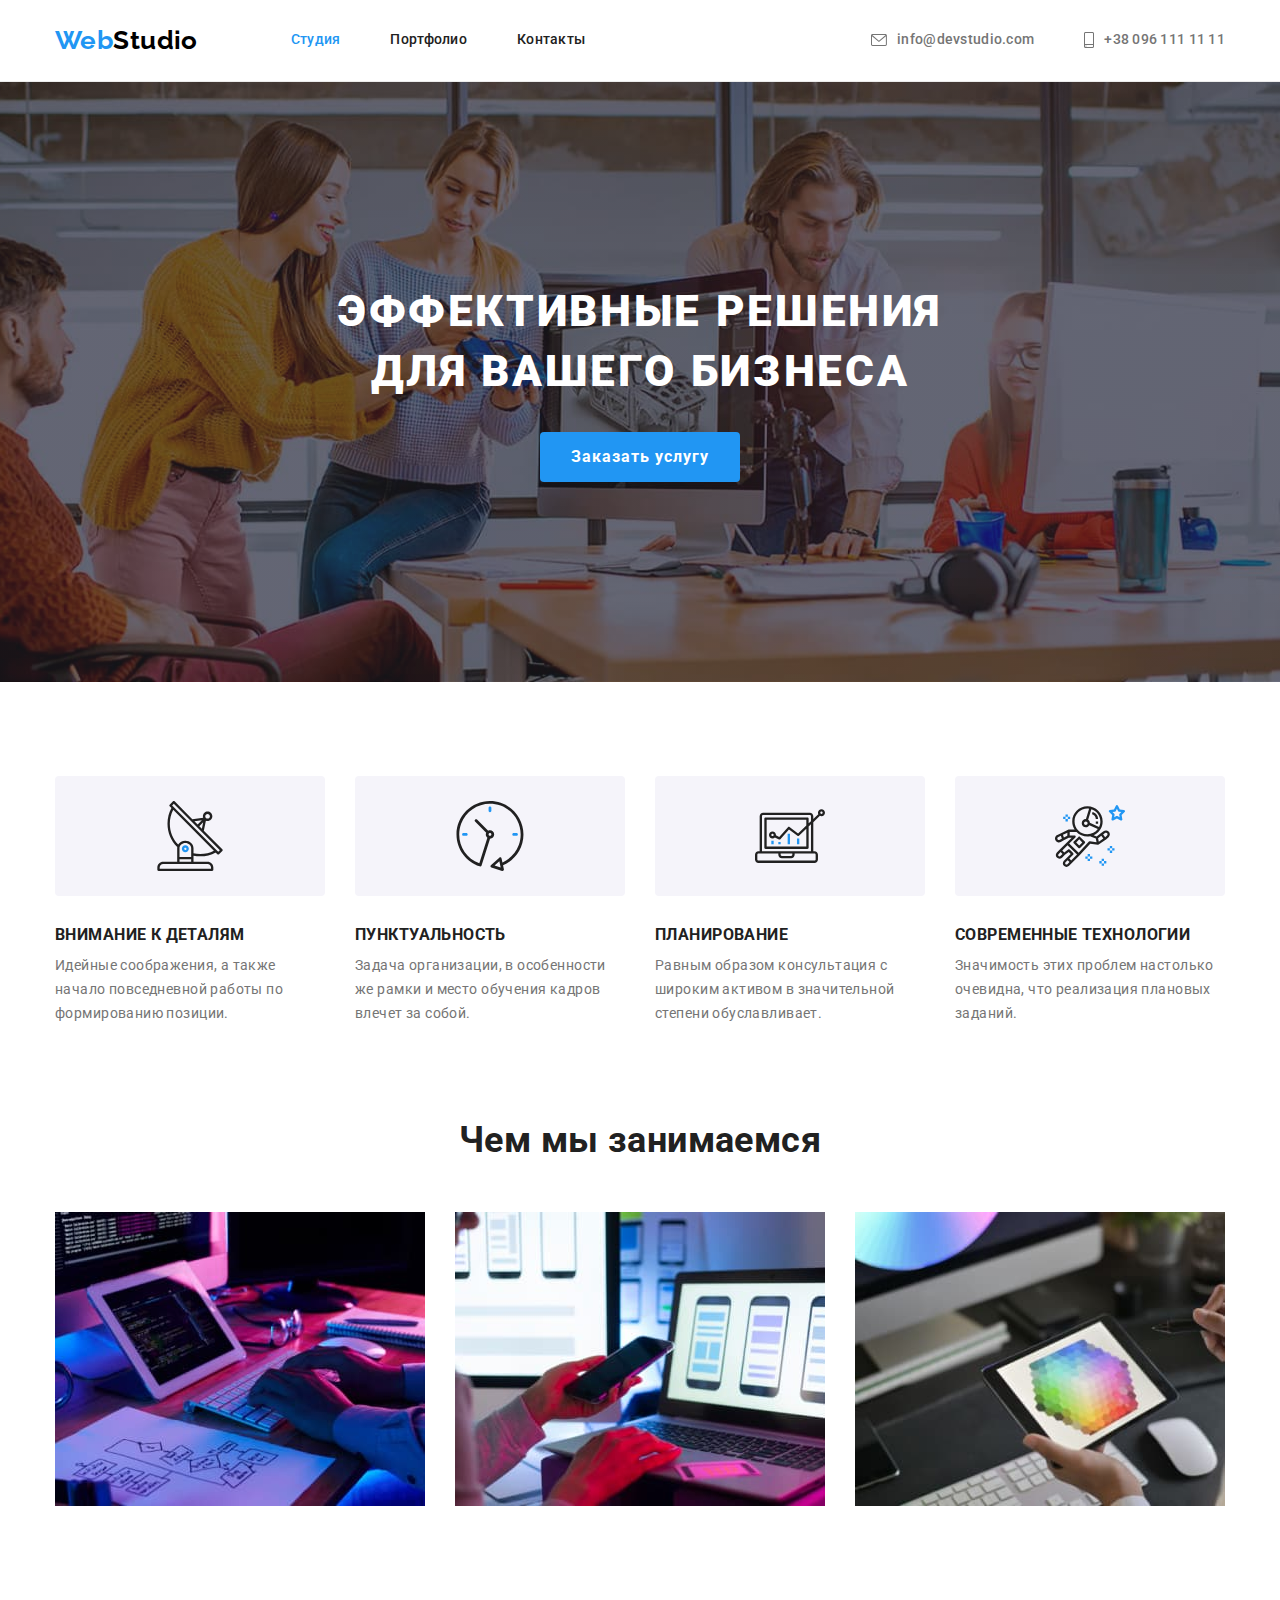
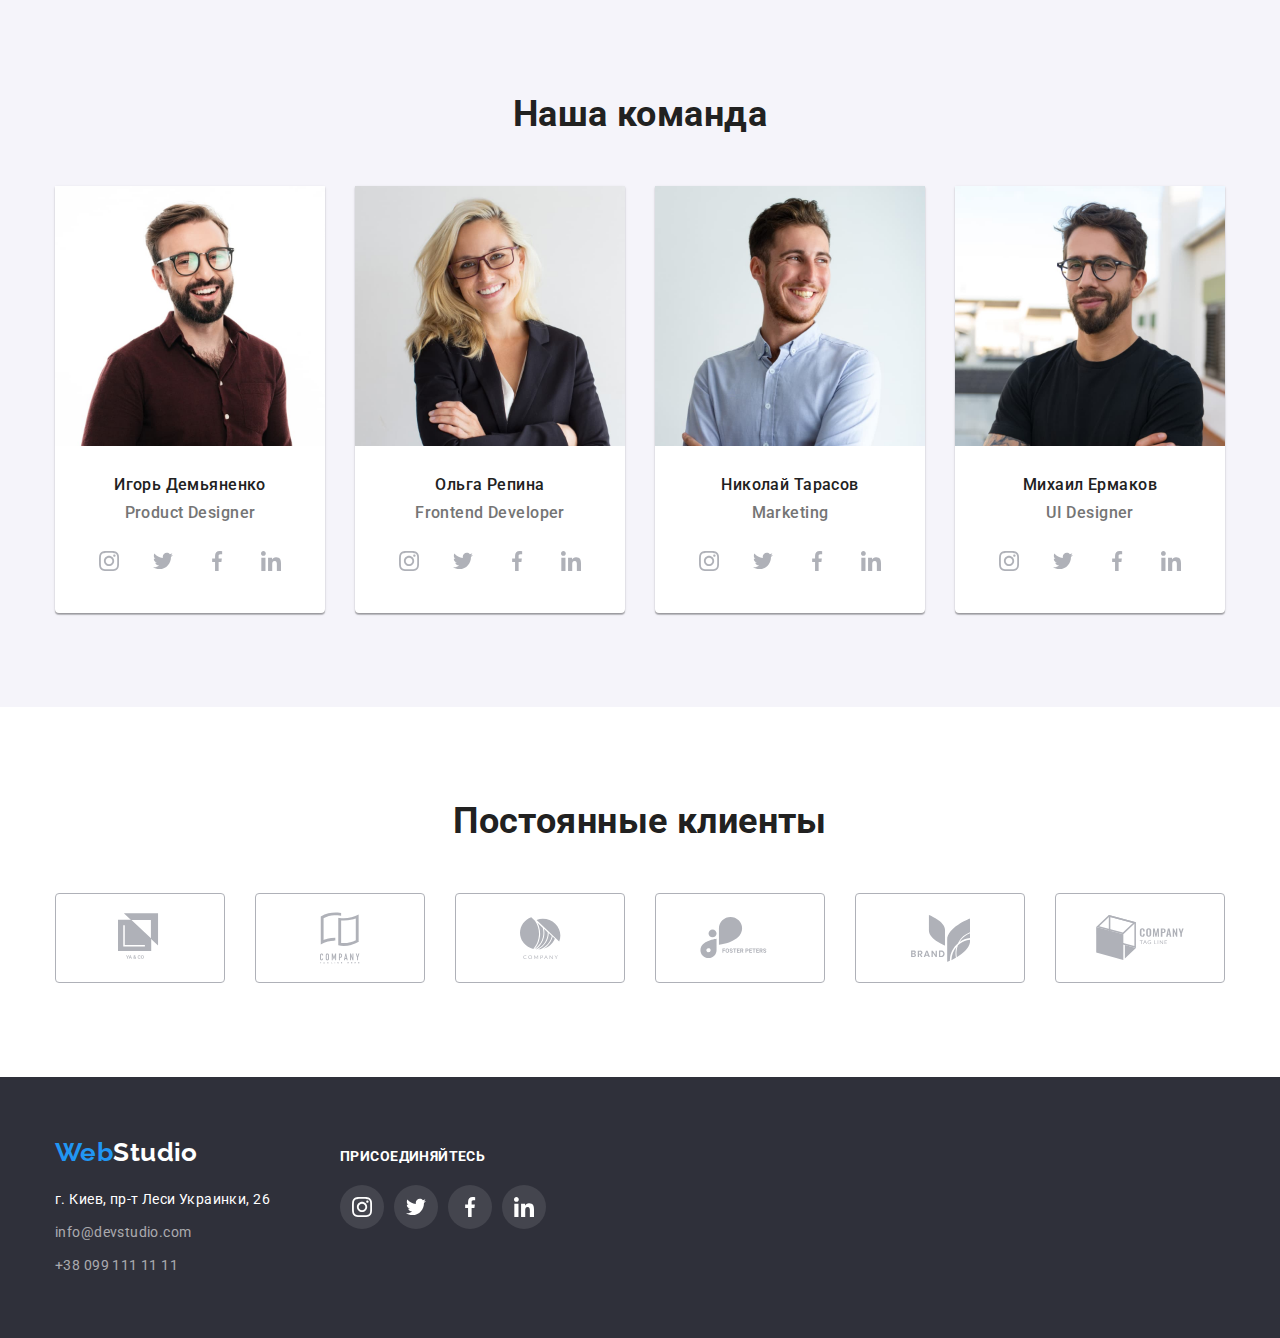
<file: index.html>
<!DOCTYPE html>
<html lang="ru">
<head>
    <meta charset="UTF-8">
    <meta http-equiv="X-UA-Compatible" content="IE=edge">
    <meta name="viewport" content="width=device-width, initial-scale=1.0">
    <title>WebStudio</title>
    <link rel="preconnect" href="https://fonts.gstatic.com">
    <link href="https://fonts.googleapis.com/css2?family=Raleway:wght@700&family=Roboto:wght@400;500;700;900&display=swap"
        rel="stylesheet">
    <link rel="stylesheet" href="https://cdnjs.cloudflare.com/ajax/libs/modern-normalize/0.2.0/modern-normalize.min.css">
    <link rel="stylesheet" href="./css/styles.css">
</head>
<body>
    <header class="header section">
        <div class="container header-container">
            <nav class="header-nav">
                <a href="./index.html" class="logo-webstudio logo-studio"> 
                    <span class="logo-web">Web</span>Studio
                </a>
                <ul class="nav-links">
                    <li>
                        <a href="./index.html" class="current">Студия</a>
                    </li>
                    <li>
                        <a href="./portfolio.html">Портфолио</a>
                    </li>
                    <li>
                        <a href="">Контакты</a>
                    </li>
                </ul>
            </nav>
            <ul class="contacts">
                <li>
                    <a href="mailto:info@devstudio.com" class="contact-link">
                        <svg class="contact-icon" width="16" height="12">
                            <use href="./images/icons.svg#icon-envelope"></use>
                        </svg>
                        info@devstudio.com</a>
                </li>
                <li>
                    <a href="tel:++380961111111" class="contact-link">
                        <svg class="contact-icon" width="10" height="16">
                            <use href="./images/icons.svg#icon-smartphone"></use>
                        </svg>
                        +38 096 111 11 11</a>
                </li>
            </ul>
        </div>
    </header>
    <main>
        <!--Герой-->
        <section class="hero section">
            <div class="hero-background">
                <div class="container hero-container">
                    <div class="hero-content">
                        <h1 class="hero-title">Эффективные решения для вашего бизнеса</h1>
                        <button type="button" class="button hero-button">Заказать услугу</button>
                    </div>
                </div>
            </div>
        </section>
        <!--Наши особенности-->
        <section class="section">
            <div class="peculiarities container">
                <h2 class="visually-hidden">Наши особенности</h2>
                <ul class="peculiar-list">
                    <li>
                        <div class="peculiar-item">
                            <svg class="" width="70" height="70">
                                <use href="./images/icons.svg#icon-antenna" ></use>
                            </svg>
                        </div>
                        <h3>Внимание к деталям</h3>
                        <p>Идейные соображения, а также начало повседневной работы по формированию позиции.</p>
                    </li>
                    <li>
                        <div class="peculiar-item">
                            <svg class="" width="70" height="70">
                                <use href="./images/icons.svg#icon-clock-1"></use>
                            </svg>
                        </div>
                        <h3>Пунктуальность</h3>
                        <p>Задача организации, в особенности же рамки и место обучения кадров влечет за собой.</p>
                    </li>
                    <li>
                        <div class="peculiar-item">
                            <svg class="" width="70" height="70">
                                <use href="./images/icons.svg#icon-diagram"></use>
                            </svg>
                        </div>
                        <h3>Планирование</h3>
                        <p>Равным образом консультация с широким активом в значительной степени обуславливает.</p>
                    </li>
                    <li>
                        <div class="peculiar-item">
                            <svg class="" width="70" height="70">
                                <use href="./images/icons.svg#icon-astronaut"></use>
                            </svg>
                        </div>
                        <h3>Современные технологии</h3>
                        <p>Значимость этих проблем настолько очевидна, что реализация плановых заданий.</p>
                    </li>
                </ul>
            </div>
        </section>
        <!--Чем занимаемся-->
        <section class="activities section">
            <div class="container">
                <h2 class="activities-title">Чем мы занимаемся</h2>
                <ul class="activities-list">
                    <li>
                        <img src="./images/box_1.jpg" alt="планшет с клавиатурой" width="370">
                    </li>
                    <li>
                        <img src="./images/box_2.jpg" alt="лэптоп и мобильный телефон" width="370">
                    </li>
                    <li>
                        <img src="./images/box_3.jpg" alt="графический планшет" width="370">
                    </li>
                </ul>
            </div>
        </section>
        <!--Наша команда-->
        <section class="team section">
            <div class="container team-container">
                <h2 class="team-title">Наша команда</h2>
                <ul class="team-cards">
                    <li>
                        <img src="./images/img_team_1.jpg" alt="бородатый мужчина в очках" width="270">
                        <div class="team-card-title">
                            <h3>Игорь Демьяненко</h3>
                            <p>Product Designer</p>
                        </div>
                        <ul class="social-links">
                            <li class="soc-link-item">
                                <a href="" class="soc-link" target="_blank" rel="noopener noreferrer">
                                    <svg class="soc-link-icon">
                                        <use href="./images/icons.svg#icon-instagram"></use>
                                    </svg>
                                </a>
                            </li>
                                <li class="soc-link-item">
                                    <a href="" class="soc-link" target="_blank" rel="noopener noreferrer">
                                        <svg class="soc-link-icon">
                                            <use href="./images/icons.svg#icon-twitter"></use>
                                        </svg>
                                    </a>
                                </li>
                                <li class="soc-link-item">
                                    <a href="" class="soc-link" target="_blank" rel="noopener noreferrer">
                                        <svg class="soc-link-icon">
                                            <use href="./images/icons.svg#icon-facebook"></use>
                                        </svg>
                                    </a>
                                </li>
                                <li class="soc-link-item">
                                    <a href="" class="soc-link" target="_blank" rel="noopener noreferrer">
                                        <svg class="soc-link-icon">
                                            <use href="./images/icons.svg#icon-linkedin"></use>
                                        </svg>
                                    </a>
                                </li>
                        </ul>
                    </li>
                    <li>
                        <img src="./images/img_team_2.jpg" alt="блондинка в очках" width="270">
                        <div class="team-card-title">
                            <h3>Ольга Репина</h3>
                            <p>Frontend Developer</p>
                        </div>
                        <ul class="social-links">
                            <li class="soc-link-item">
                                <a href="" class="soc-link" target="_blank" rel="noopener noreferrer">
                                    <svg class="soc-link-icon">
                                        <use href="./images/icons.svg#icon-instagram"></use>
                                    </svg>
                                </a>
                            </li>
                            <li class="soc-link-item">
                                <a href="" class="soc-link" target="_blank" rel="noopener noreferrer">
                                    <svg class="soc-link-icon">
                                        <use href="./images/icons.svg#icon-twitter"></use>
                                    </svg>
                                </a>
                            </li>
                            <li class="soc-link-item">
                                <a href="" class="soc-link" target="_blank" rel="noopener noreferrer">
                                    <svg class="soc-link-icon">
                                        <use href="./images/icons.svg#icon-facebook"></use>
                                    </svg>
                                </a>
                            </li>
                            <li class="soc-link-item">
                                <a href="" class="soc-link" target="_blank" rel="noopener noreferrer">
                                    <svg class="soc-link-icon">
                                        <use href="./images/icons.svg#icon-linkedin"></use>
                                    </svg>
                                </a>
                            </li>
                        </ul>
                    </li>
                    <li>
                        <img src="./images/img_team_3.jpg" alt="молодой мужчина в рубашке" width="270">
                        <div class="team-card-title">
                            <h3>Николай Тарасов</h3>
                            <p>Marketing</p>
                        </div>
                        <ul class="social-links">
                            <li class="soc-link-item">
                                <a href="" class="soc-link" target="_blank" rel="noopener noreferrer">
                                    <svg class="soc-link-icon">
                                        <use href="./images/icons.svg#icon-instagram"></use>
                                    </svg>
                                </a>
                            </li>
                            <li class="soc-link-item">
                                <a href="" class="soc-link" target="_blank" rel="noopener noreferrer">
                                    <svg class="soc-link-icon">
                                        <use href="./images/icons.svg#icon-twitter"></use>
                                    </svg>
                                </a>
                            </li>
                            <li class="soc-link-item">
                                <a href="" class="soc-link" target="_blank" rel="noopener noreferrer">
                                    <svg class="soc-link-icon">
                                        <use href="./images/icons.svg#icon-facebook"></use>
                                    </svg>
                                </a>
                            </li>
                            <li class="soc-link-item">
                                <a href="" class="soc-link" target="_blank" rel="noopener noreferrer">
                                    <svg class="soc-link-icon">
                                        <use href="./images/icons.svg#icon-linkedin"></use>
                                    </svg>
                                </a>
                            </li>
                        </ul>
                    </li>
                    <li>
                        <img src="./images/img_team_4.jpg" alt="мужчина в очках с бородой" width="270">
                        <div class="team-card-title">
                            <h3>Михаил Ермаков</h3>
                            <p>UI Designer</p>
                        </div>
                        <ul class="social-links">
                            <li class="soc-link-item">
                                <a href="" class="soc-link" target="_blank" rel="noopener noreferrer">
                                    <svg class="soc-link-icon">
                                        <use href="./images/icons.svg#icon-instagram"></use>
                                    </svg>
                                </a>
                            </li>
                            <li class="soc-link-item">
                                <a href="" class="soc-link" target="_blank" rel="noopener noreferrer">
                                    <svg class="soc-link-icon">
                                        <use href="./images/icons.svg#icon-twitter"></use>
                                    </svg>
                                </a>
                            </li>
                            <li class="soc-link-item">
                                <a href="" class="soc-link" target="_blank" rel="noopener noreferrer">
                                    <svg class="soc-link-icon">
                                        <use href="./images/icons.svg#icon-facebook"></use>
                                    </svg>
                                </a>
                            </li>
                            <li class="soc-link-item">
                                <a href="" class="soc-link" target="_blank" rel="noopener noreferrer">
                                    <svg class="soc-link-icon">
                                        <use href="./images/icons.svg#icon-linkedin"></use>
                                    </svg>
                                </a>
                            </li>
                        </ul>
                    </li>
                </ul>
            </div>
        </section>
        <!--ПОСТОЯННЫЕ КЛИЕНТЫ-->
        <section class="section">
            <div class="container clients-container">
                <h2 class="clients-title">Постоянные клиенты</h2>
                <div class="clients-cards">
                    <ul class="clients-list">
                        <li>
                            <a href="" class="client-card" target="_blank" rel="noopener noreferrer">
                                <svg class="client-icon" width="44.27" height="49.23">
                                    <use href="./images/icons.svg#icon-logo-1"></use>
                                </svg>
                            </a>
                        </li>
                        <li class="">
                            <a href="" class="client-card" target="_blank" rel="noopener noreferrer">
                                <svg class="client-icon" width="40" height="52">
                                    <use href="./images/icons.svg#icon-logo-2"></use>
                                </svg>    
                            </a>
                        </li>
                        <li>
                            <a href="" class="client-card" target="_blank" rel="noopener noreferrer">
                                <svg class="client-icon" width="41" height="42.6">
                                    <use href="./images/icons.svg#icon-logo-3"></use>
                                </svg>
                            </a>
                        </li>
                        <li>
                            <a href="" class="client-card" target="_blank" rel="noopener noreferrer">
                                <svg class="client-icon" width="79.66" height="42.02">
                                    <use href="./images/icons.svg#icon-logo-4"></use>
                                </svg>
                            </a>
                        </li>
                        <li>
                            <a href="" class="client-card" target="_blank" rel="noopener noreferrer">
                                <svg class="client-icon" width="59" height="47">
                                    <use href="./images/icons.svg#icon-logo-5"></use>
                                </svg>
                            </a>
                        </li>
                        <li>
                            <a href="" class="client-card" target="_blank" rel="noopener noreferrer">
                                <svg class="client-icon" width="88.48" height="45.44">
                                    <use href="./images/icons.svg#icon-logo-6"></use>
                                </svg>
                            </a>
                        </li>

                    </ul>
                </div>
            </div>
        </section>
    </main>
    <footer class="footer section">
        <div class="container footer-container">
            <div class="f-adress-block">
                <a href="./index.html" class="logo-webstudio logo-web footer-logo">
                    Web<span class="logo-studio footer-studio">Studio</span>
                </a>
                <address class="f-adress">
                    <ul class="footer-contacts">
                        <li class="footer-adress">
                            <a href="https://goo.gl/maps/KNrAEFHiZYmfHYcRA" target="_blank" rel="noopener noreferer">г. Киев, пр-т Леси Украинки, 26</a>
                        </li>
                        <li class="footer-contact">
                            <a href="mailto:info@devstudio.com">info@devstudio.com</a>
                        </li>
                        <li class="footer-contact">
                            <a href="tel:+380991111111">+38 099 111 11 11</a>
                        </li>
                    </ul>
                </address>
            </div>
            <div class="footer-links">
                <h3 class="footer-join">присоединяйтесь</h3>
                <ul class="social-links">
                    <li class="soc-link-item">
                        <a href="" class="soc-link soc-link-footer" target="_blank" rel="noopener noreferrer">
                            <svg class="soc-link-icon slink-icon-footer">
                                <use href="./images/icons.svg#icon-instagram"></use>
                            </svg>
                        </a>
                    </li>
                    <li class="soc-link-item">
                        <a href="" class="soc-link soc-link-footer" target="_blank" rel="noopener noreferrer">
                            <svg class="soc-link-icon slink-icon-footer">
                                <use href="./images/icons.svg#icon-twitter"></use>
                            </svg>
                        </a>
                    </li>
                    <li class="soc-link-item">
                        <a href="" class="soc-link soc-link-footer" target="_blank" rel="noopener noreferrer">
                            <svg class="soc-link-icon slink-icon-footer">
                                <use href="./images/icons.svg#icon-facebook"></use>
                            </svg>
                        </a>
                    </li>
                    <li class="soc-link-item">
                        <a href="" class="soc-link soc-link-footer" target="_blank" rel="noopener noreferrer">
                            <svg class="soc-link-icon slink-icon-footer">
                                <use href="./images/icons.svg#icon-linkedin"></use>
                            </svg>
                        </a>
                    </li>
                </ul>
            </div>
        </div>
    </footer>
</body>
</html>
</file>
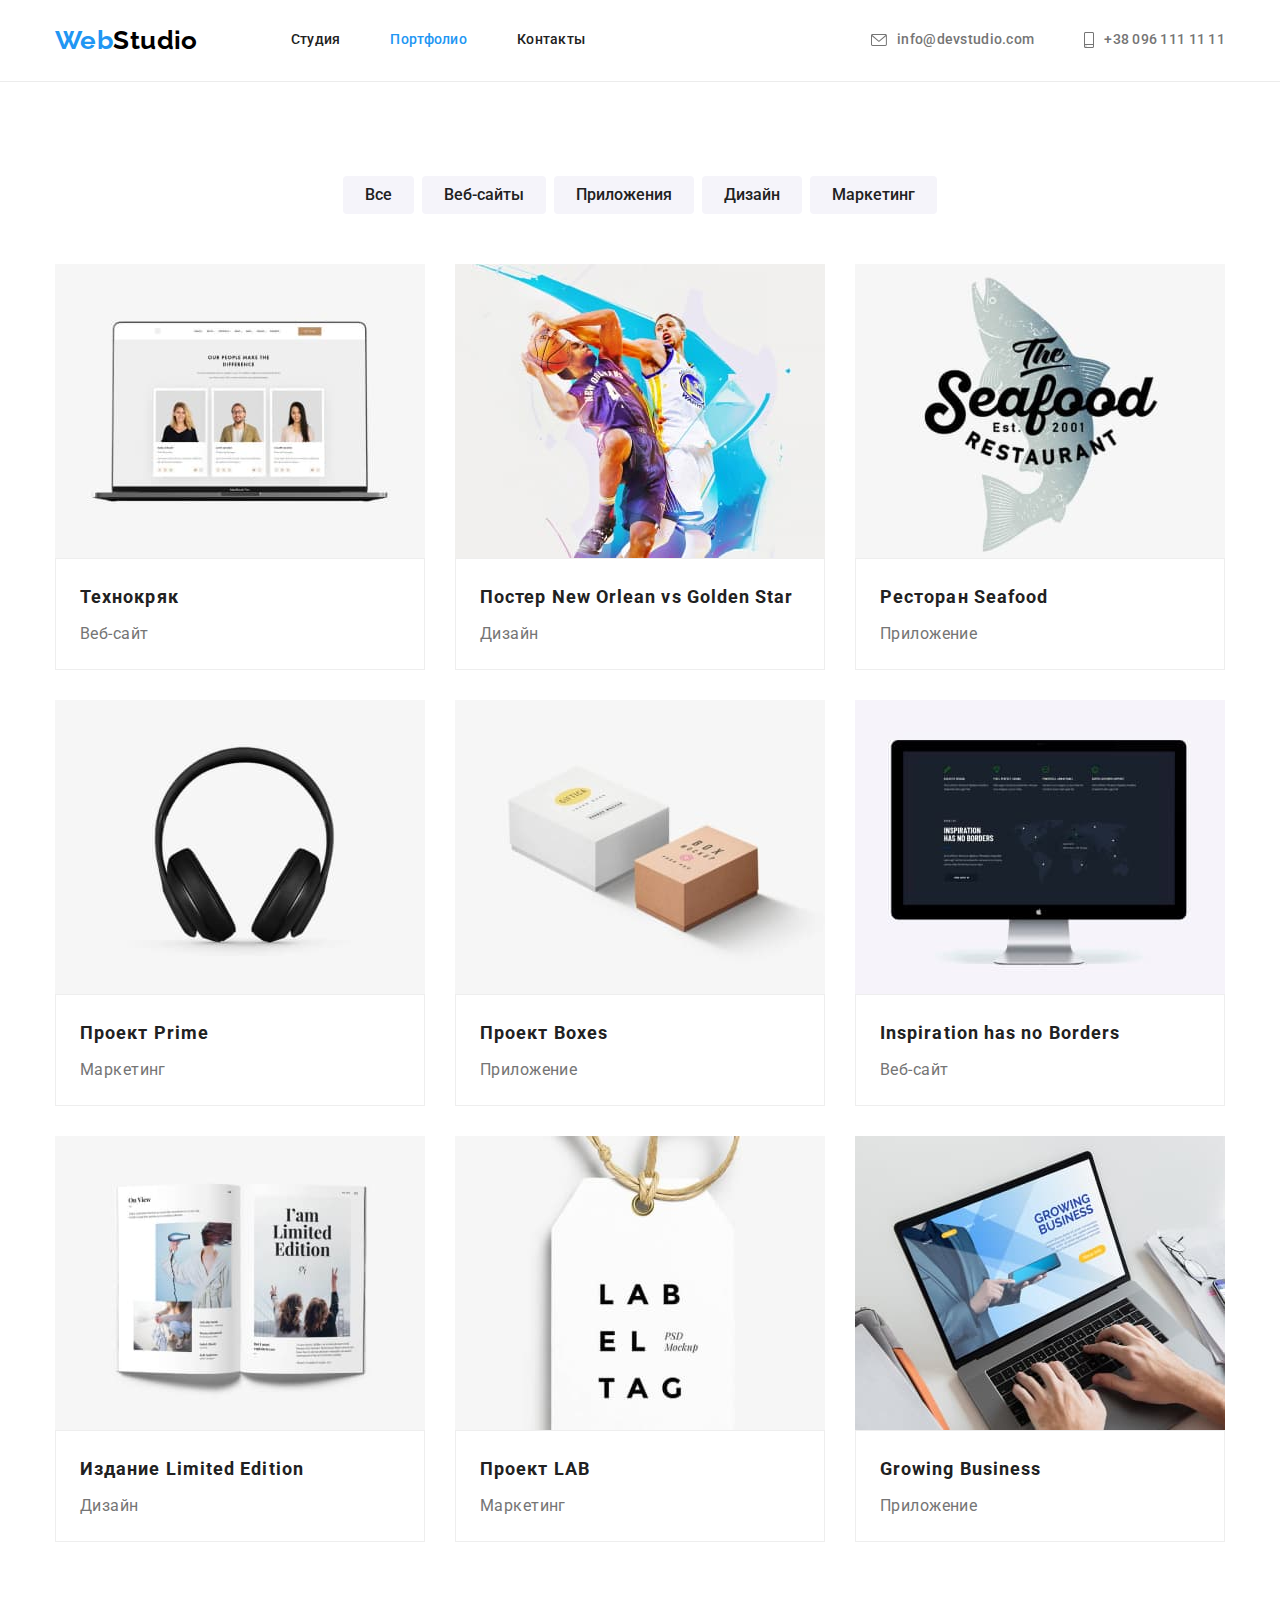
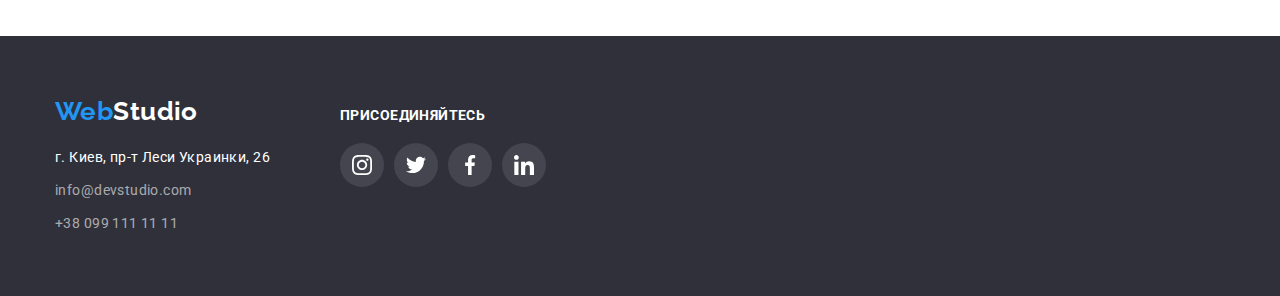
<file: portfolio.html>
<!DOCTYPE html>
<html lang="en">
<head>
    <meta charset="UTF-8">
    <meta http-equiv="X-UA-Compatible" content="IE=edge">
    <meta name="viewport" content="width=device-width, initial-scale=1.0">
    <title>Document</title>
    <link rel="preconnect" href="https://fonts.gstatic.com">
    <link href="https://fonts.googleapis.com/css2?family=Raleway:wght@700&family=Roboto:wght@400;500;700;900&display=swap"
        rel="stylesheet">
    <link rel="stylesheet" href="https://cdnjs.cloudflare.com/ajax/libs/modern-normalize/0.2.0/modern-normalize.min.css">
    <link rel="stylesheet" href="./css/styles.css">
</head>
<body>
    <header class="header section">
        <div class="container header-container">
            <nav class="header-nav">
                <a href="./index.html" class="logo-webstudio logo-studio">
                    <span class="logo-web">Web</span>Studio
                </a>
                <ul class="nav-links">
                    <li>
                        <a href="./index.html">Студия</a>
                    </li>
                    <li>
                        <a href="./portfolio.html" class="current">Портфолио</a>
                    </li>
                    <li>
                        <a href="">Контакты</a>
                    </li>
                </ul>
            </nav>
            <ul class="contacts">
                <li>
                    <a href="mailto:info@devstudio.com" class="contact-link">
                        <svg class="contact-icon" width="16" height="12">
                            <use href="./images/icons.svg#icon-envelope"></use>
                        </svg>
                        info@devstudio.com</a>
                </li>
                <li>
                    <a href="tel:++380961111111" class="contact-link">
                        <svg class="contact-icon" width="10" height="16">
                            <use href="./images/icons.svg#icon-smartphone"></use>
                        </svg>
                        +38 096 111 11 11</a>
                </li>
            </ul>
        </div>
    </header>
    <main>
        <section class="section portfolio">
            <div class="container pf-container">
                <h1 class="visually-hidden">Портфолио</h1>

                <!--Фильтры-->
                <h2 class="visually-hidden">Кнопки-фильтры</h2>
                <ul class="filt-btn">
                    <li>
                        <button class="button filter" type="button">Все</button>
                    </li>
                    <li>
                        <button class="button filter" type="button">Веб-сайты</button>
                    </li>
                    <li>
                        <button class="button filter" type="button">Приложения</button>
                    </li>
                    <li>
                        <button class="button filter" type="button">Дизайн</button>
                    </li>
                    <li>
                        <button class="button filter" type="button">Маркетинг</button>
                    </li>
                </ul>
                
                <!--карточки портфолио-->
                <h2 class="visually-hidden">Карточки портфолио</h2>
                <ul class="pf-cards">
                    <li class="pf-item">
                        <a href="" class="pf-link">
                            <img src="./images/pf-1.jpg" alt="открытый ноутбук" width="370">
                            <div class="pf-card-text">  
                                <h3>Технокряк</h3>
                                <p>Веб-сайт</p>
                            </div>
                        </a>
                    </li>
                    <li class="pf-item">
                        <a href="">
                            <img src="./images/pf-2.jpg" alt="баскетболисты" width="370">
                            <div class="pf-card-text">
                                <h3>Постер New Orlean vs Golden Star</h3>
                                <p>Дизайн</p>
                            </div>
                        </a>
                    </li>
                    <li class="pf-item">
                        <a href="">
                            <img src="./images/pf-3.jpg" alt="эмблема рыбного ресторана" width="370">
                            <div class="pf-card-text">
                                <h3>Ресторан Seafood</h3>
                                <p>Приложение</p>
                            </div>
                        </a>
                    </li>
                    <li class="pf-item">
                        <a href="">
                            <img src="./images/pf-4.jpg" alt="наушники" width="370">
                            <div class="pf-card-text">
                                <h3>Проект Prime</h3>
                                <p>Маркетинг</p>
                            </div>
                        </a>
                    </li>
                    <li class="pf-item">
                        <a href="">
                            <img src="./images/pf-5.jpg" alt="две коробки" width="370">
                            <div class="pf-card-text">
                                <h3>Проект Boxes</h3>
                                <p>Приложение</p>
                            </div>
                        </a>
                    </li>
                    <li class="pf-item">
                        <a href="">
                            <img src="./images/pf-6.jpg" alt="монитор" width="370">
                            <div class="pf-card-text">
                                <h3>Inspiration has no Borders</h3>
                                <p>Веб-сайт</p>
                            </div>
                        </a>
                    </li>
                    <li class="pf-item">
                        <a href="">
                            <img src="./images/pf-7.jpg" alt="открытая книга" width="370">
                            <div class="pf-card-text">
                                <h3>Издание Limited Edition</h3>
                                <p>Дизайн</p>
                            </div>
                        </a>
                    </li>
                    <li class="pf-item">
                        <a href="">
                            <img src="./images/pf-8.jpg" alt="этикетка на шнурке" width="370">
                            <div class="pf-card-text">
                                <h3>Проект LAB</h3>
                                <p>Маркетинг</p>
                            </div>
                        </a>
                    </li>
                    <li class="pf-item">
                        <a href="">
                            <img src="./images/pf-9.jpg" alt="руки на клавиатуре ноутбука" width="370">
                            <div class="pf-card-text">
                                <h3>Growing Business</h3>
                                <p>Приложение</p>
                            </div>
                        </a>
                    </li>
                </ul>
            </div>
        </section>

    </main>
    <footer class="footer section">
        <div class="container footer-container">
            <div class="f-adress-block">
                <a href="./index.html" class="logo-webstudio logo-web footer-logo">
                    Web<span class="logo-studio footer-studio">Studio</span>
                </a>
                <address class="f-adress">
                    <ul class="footer-contacts">
                        <li class="footer-adress">
                            <a href="https://goo.gl/maps/KNrAEFHiZYmfHYcRA" target="_blank" rel="noopener noreferer">г.
                                Киев, пр-т Леси Украинки, 26</a>
                        </li>
                        <li class="footer-contact">
                            <a href="mailto:info@devstudio.com">info@devstudio.com</a>
                        </li>
                        <li class="footer-contact">
                            <a href="tel:+380991111111">+38 099 111 11 11</a>
                        </li>
                    </ul>
                </address>
            </div>
            <div class="footer-links">
                <h3 class="footer-join">присоединяйтесь</h3>
                <ul class="social-links">
                    <li class="soc-link-item">
                        <a href="" class="soc-link soc-link-footer" target="_blank" rel="noopener noreferrer">
                            <svg class="soc-link-icon slink-icon-footer">
                                <use href="./images/icons.svg#icon-instagram"></use>
                            </svg>
                        </a>
                    </li>
                    <li class="soc-link-item">
                        <a href="" class="soc-link soc-link-footer" target="_blank" rel="noopener noreferrer">
                            <svg class="soc-link-icon slink-icon-footer">
                                <use href="./images/icons.svg#icon-twitter"></use>
                            </svg>
                        </a>
                    </li>
                    <li class="soc-link-item">
                        <a href="" class="soc-link soc-link-footer" target="_blank" rel="noopener noreferrer">
                            <svg class="soc-link-icon slink-icon-footer">
                                <use href="./images/icons.svg#icon-facebook"></use>
                            </svg>
                        </a>
                    </li>
                    <li class="soc-link-item">
                        <a href="" class="soc-link soc-link-footer" target="_blank" rel="noopener noreferrer">
                            <svg class="soc-link-icon slink-icon-footer">
                                <use href="./images/icons.svg#icon-linkedin"></use>
                            </svg>
                        </a>
                    </li>
                </ul>
            </div>
        </div>
    </footer>
</body>
</html>
</file>
<file: css/styles.css>
:root {
  --main-text-color: #212121;
  --secondary-text-color: #757575;
  --header-bg-color: #ffffff;
  --hero-bg-color: #2f303a;
  --body-bg-color: #e5e5e5;
  --accent-color: #2196f3;
  --logo-dark-color: #000000;
  --filter-button-bg-color: #f5f4fa;
  --icon-color: #afb1b8;
}

body {
  font-family: roboto, sans-serif;
  font-style: normal;
  font-weight: 400;
  font-size: 14px;
  letter-spacing: 0.03em;
  background-color: var(--header-bg-color);
  color: var(--main-text-color);
}
ul {
  margin: 0;
  padding: 0;
  list-style: none;
}
a {
  text-decoration: none;
}
address {
  font-style: inherit;
}
h1,
h2,
h3,
h4,
h5,
h6,
p {
  margin-top: 0;
  margin-bottom: 0;
}
img {
  display: block;
  max-width: 100%;
}
.section {
}
.container {
  /*outline: 2px solid tomato;*/
  width: 1200px;
  margin-left: auto;
  margin-right: auto;
  padding: 0 15px;
}
.button {
  display: inline-block;
  border: transparent;
  border-radius: 4px;
  font-family: inherit;
  font-style: inherit;
  background-color: var(--accent-color);
  color: var(--header-bg-color);
  cursor: pointer;
}
.visually-hidden {
  position: absolute;
  clip: rect(0 0 0 0);
  width: 1px;
  height: 1px;
  margin: -1px;
}
/*LOGO-STUDIO HEADER AND FOOTER*/
.logo-webstudio {
  margin-right: 93px;
  padding: 25px 0;
  text-decoration: none;
  font-family: Raleway;
  font-weight: bold;
  font-size: 26px;
  line-height: 1.19;
}
.logo-web {
  color: var(--accent-color);
}
.logo-studio {
  color: var(--logo-dark-color);
}
.footer-logo {
  padding-top: 0;
  padding-bottom: 0;
}
.footer-studio {
  color: var(--header-bg-color);
}
/*HEADER*/
.header {
  border-bottom: 1px solid #ececec;
  background-color: var(--header-bg-color);
}
.header-container {
  display: flex;
  align-items: center;
  margin-left: auto;
  margin-right: auto;
}
.header-nav {
  display: flex;
}
.nav-links {
  display: flex;
  align-items: center;
  margin: 0;
}
.nav-links li:not(:last-child) {
  margin-right: 50px;
}
.nav-links a {
  display: inline-block;
  padding: 32px 0;
  font-family: Roboto;
  font-weight: 500;
  font-size: 14px;
  line-height: 1.14;
  letter-spacing: 0.02em;
  color: var(--main-text-color);
}
.nav-links a:hover,
.nav-links a:focus {
  color: var(--accent-color);
}
.contacts {
  display: flex;
  margin-top: 0;
  margin-bottom: 0;
  margin-left: auto;
}
.contacts li:not(:last-child) {
  margin-right: 50px;
}
.contacts a {
  padding: 32px 0;
  font-weight: 500;
  line-height: 1.14;
  letter-spacing: 0.02em;
  color: var(--secondary-text-color);
}
.contacts a:hover,
.contacts a:focus {
  color: var(--accent-color);
}
.nav-links .current {
  color: var(--accent-color);
}
.contact-link {
  display: flex;
  align-items: center;
}
.contact-icon {
  margin-right: 10px;
  fill: var(--secondary-text-color);
}
.contact-link:hover .contact-icon,
.contact-link:focus .contact-icon {
  color: var(--accent-color);
  fill: var(--accent-color);
}
/*HERO*/
.hero {
  background-color: var(--hero-bg-color);
}
.hero-background {
  max-width: 1600px;
  max-height: 600px;
  margin-left: auto;
  margin-right: auto;
  background-image: linear-gradient(
      to right,
      rgba(47, 48, 58, 0.4),
      rgba(47, 48, 58, 0.4)
    ),
    url(../images/Hero_main.jpg);
  background-repeat: no-repeat;
  background-position: center;
  background-size: cover;
}
.hero-container {
  text-align: center;
  margin-left: auto;
  margin-right: auto;
  padding-top: 200px;
  padding-bottom: 200px;
}
.hero-content {
  margin-left: auto;
  margin-right: auto;
  width: 696px;
}
.hero-title {
  margin-top: 0;
  margin-bottom: 30px;
  font-weight: 900;
  font-size: 44px;
  line-height: 1.36;
  text-align: center;
  letter-spacing: 0.06em;
  text-transform: uppercase;
  color: var(--header-bg-color);
}
.hero-button {
  width: 200px;
  height: 50px;
  border: transparent;
  font-weight: 700;
  font-size: 16px;
  line-height: 1.87;
  letter-spacing: 0.06em;
  color: var(--header-bg-color);
}

/*OUR PECULIARITIES*/
.peculiarities {
  padding-top: 94px;
  padding-bottom: 94px;
}

.peculiar-list {
  display: flex;
}
.peculiar-list li {
  width: 270px;
}
.peculiar-list li:not(:last-child) {
  margin-right: 30px;
}
.peculiar-item {
  /*outline: 1px solid blueviolet;*/
  display: inline-block;
  text-align: center;
  width: 270px;
  height: 120px;
  margin-bottom: 30px;
  padding: 25px 100px;
  border-radius: 4px;
  background-color: var(--filter-button-bg-color);
}

.peculiar-list h3 {
  margin-bottom: 10px;
  font-weight: 700;
  line-height: 1.14;
  text-transform: uppercase;
  color: var(--main-text-color);
}

.peculiar-list p {
  width: 270px;
  line-height: 1.71;
  color: var(--secondary-text-color);
}
/*OUR ACTIVITIES*/
.activities-title,
.team-title,
.clients-title {
  margin-bottom: 50px;
  font-weight: 700;
  font-size: 36px;
  line-height: 1.16;
  text-align: center;
  color: var(--main-text-color);
}

.activities-list {
  display: flex;
  padding-bottom: 94px;
}
.activities-list li {
  width: 370px;
}
.activities-list li:not(:last-child) {
  margin-right: 30px;
}
/*OUR TEAM*/
.team {
  background-color: var(--filter-button-bg-color);
}
.team-container {
  padding-top: 94px;
  padding-bottom: 94px;
}
.team-cards {
  display: flex;
}
.team-cards > li {
  padding-bottom: 30px;
  box-shadow: 0px 1px 3px rgba(0, 0, 0, 0.12), 0px 1px 1px rgba(0, 0, 0, 0.14),
    0px 2px 1px rgba(0, 0, 0, 0.2);
  border-radius: 0px 0px 4px 4px;
  background-color: var(--header-bg-color);
}
.team-cards > li:not(:last-child) {
  margin-right: 30px;
}
.team-card-title {
  padding: 30px 0 16px;
}
.team-card-title h3 {
  margin-bottom: 10px;
}
.team-cards h3,
.team-cards p {
  text-align: center;
  font-weight: 500;
  font-size: 16px;
  line-height: 1.18;
  color: var(--main-text-color);
}

.team-cards p {
  color: var(--secondary-text-color);
}
.social-links {
  display: flex;
  text-align: center;
  justify-content: center;
}
.soc-link-item + .soc-link-item {
  margin-left: 10px;
}
.soc-link {
  display: flex;
  align-items: center;
  justify-content: center;
  width: 44px;
  height: 44px;
  border-radius: 50%;
  background-color: var(--header-bg-color);
}
.soc-link-icon {
  width: 20px;
  height: 20px;
  fill: var(--icon-color);
}

.soc-link:hover,
.soc-link:focus {
  background-color: var(--accent-color);
}
.soc-link:hover .soc-link-icon,
.soc-link:focus .soc-link-icon {
  fill: var(--header-bg-color);
}
/*ПОСТОЯННЫЕ КЛИЕНТЫ*/
.clients-container {
  padding-top: 94px;
  padding-bottom: 94px;
}
.clients-list {
  display: flex;
  justify-content: center;
}
.clients-list > li {
  display: inline-block;
  text-align: center;
}
.clients-list > li:not(:last-child) {
  margin-right: 30px;
}
.client-card {
  display: flex;
  justify-content: center;
  align-items: center;
  width: 170px;
  height: 90px;
  border: 1px solid var(--icon-color);
  border-radius: 4px;
}
.client-icon {
  fill: var(--icon-color);
}
.client-card:hover,
.client-card:focus {
  border-color: var(--accent-color);
}
.client-card:hover .client-icon,
.client-card:focus .client-icon {
  fill: var(--accent-color);
}
/*PORTFOLIO PAGE*/

.portfolio {
  background-color: var(--header-bg-color);
}
.pf-container {
  padding-top: 94px;
  padding-bottom: 94px;
}
/*КНОПКИ-ФИЛЬТРЫ*/

.filt-btn {
  display: flex;
  justify-content: center;
  margin-bottom: 50px;
}
.filt-btn li:not(:last-child) {
  margin-right: 8px;
}
.filter {
  padding: 6px 22px;
  font-weight: 500;
  font-size: 16px;
  line-height: 1.62;
  text-align: center;
  color: var(--main-text-color);
  background-color: var(--filter-button-bg-color);
}
.filter:hover,
.filter:focus {
  box-shadow: 0px 3px 1px rgba(0, 0, 0, 0.1), 0px 1px 2px rgba(0, 0, 0, 0.08),
    0px 2px 2px rgba(0, 0, 0, 0.12);
  color: var(--header-bg-color);
  background-color: var(--accent-color);
}

/*КАРТОЧКИ ПОРТФОЛИО*/
.pf-cards {
  /*outline: 1px solid blueviolet;*/
  display: flex;
  flex-wrap: wrap;
  justify-content: center;
  align-items: center;
  margin-top: -30px;
  margin-left: -30px;
}
.pf-cards > li {
  /*outline: 1px solid tomato;*/
  flex-basis: calc(100% / 3 - 30px);
  margin-top: 30px;
  margin-left: 30px;
  background-color: var(--header-bg-color);
}
.pf-link {
}
.pf-item:hover,
.pf-item:focus {
  box-shadow: 0px 1px 1px rgba(0, 0, 0, 0.12), 0px 4px 4px rgba(0, 0, 0, 0.06),
    1px 4px 6px rgba(0, 0, 0, 0.16);
}
.pf-card-text {
  padding: 20px 24px;
  border: 1px solid #eeeeee;
}
.pf-cards h3 {
  text-decoration: none;
  margin-bottom: 4px;
  font-weight: 700;
  font-size: 18px;
  line-height: 2;
  letter-spacing: 0.06em;
  color: var(--main-text-color);
}

.pf-cards p {
  font-size: 16px;
  line-height: 1.87;
  color: var(--secondary-text-color);
}

/*FOOTER*/

.footer {
  background-color: var(--hero-bg-color);
}

.footer-container {
  display: flex;
  align-items: baseline;
  padding: 60px 15px;
}

.foot-studio {
  color: var(--header-bg-color);
}
.f-adress {
  margin-top: 20px;
  margin-right: 70px;
}

.footer-contacts li:not(:last-child) {
  margin-bottom: 9px;
}
.footer-contacts a:hover,
.footer-contacts a:focus {
  color: var(--accent-color);
}
.footer-contacts a {
  font-weight: 400;

  line-height: 1.71;

  color: rgba(255, 255, 255, 0.6);
}

.footer-adress a {
  font-weight: 400;

  line-height: 1.71;

  color: var(--header-bg-color);
}
.footer-links {
}
.footer-join {
  margin-bottom: 20px;
  font-weight: 700;
  font-size: 14px;
  line-height: 1.14;
  letter-spacing: 0.03em;
  text-transform: uppercase;
  color: var(--header-bg-color);
}

.soc-link-footer {
  background-color: rgba(255, 255, 255, 0.1);
}
.slink-icon-footer {
  fill: var(--header-bg-color);
}
</file>
